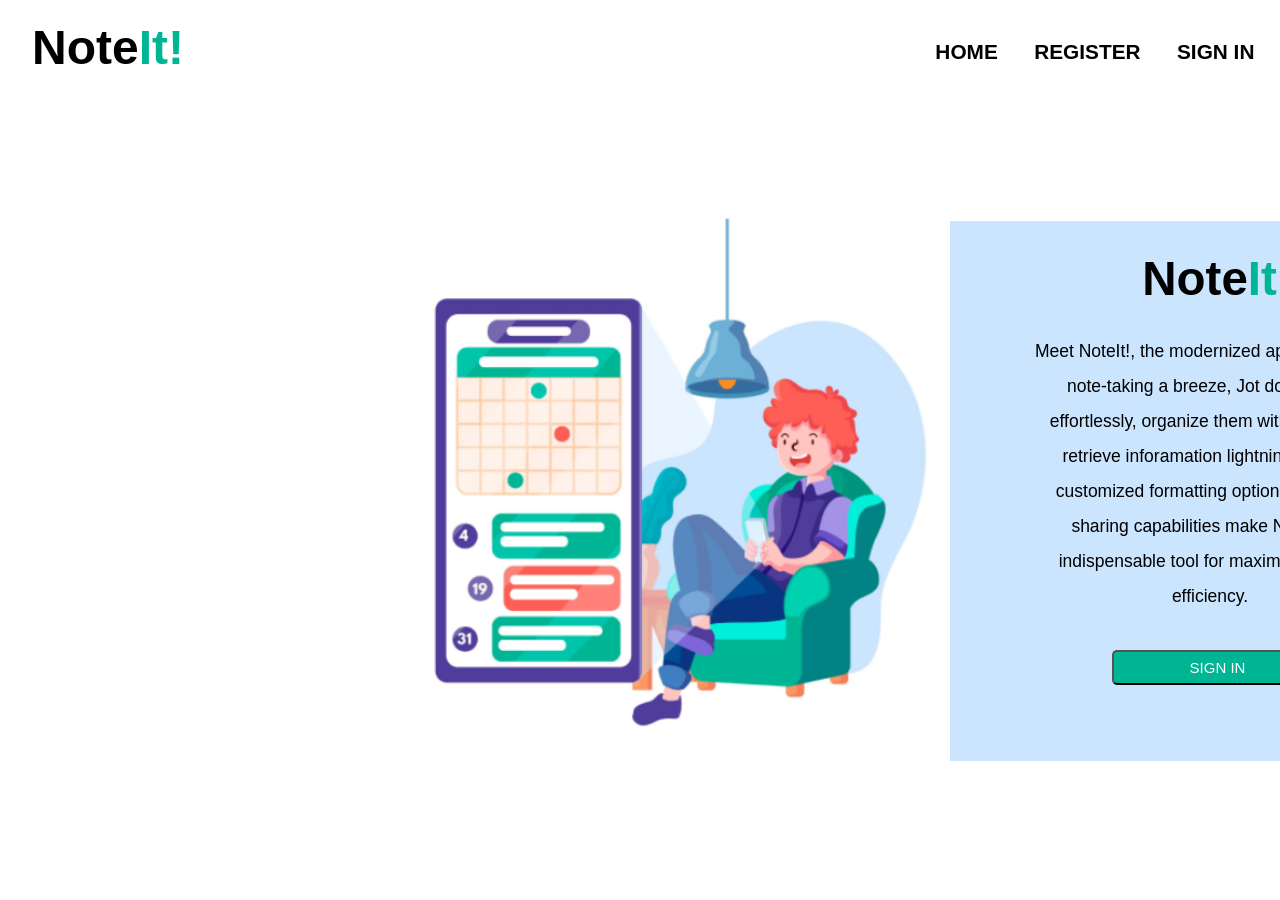
<file: index.html>
<!DOCTYPE html>
<html lang="en">
<head>
    <meta charset="UTF-8">
    <meta name="viewport" content="width=device-width, initial-scale=1.0">
    <title>Home</title>
    <link rel="stylesheet" href="home.css">
    <link href="https://fonts.googleapis.com/css?family=Poppins" rel="stylesheet">
</head>
<body>

    
    
        <div class="wrapper">

           <div class="nav-container">
            <header class="header">
                <h2>Note<span>It!</span></h2>
            
                <nav class="navbar">
                    <a href="index.html" style="text-decoration: none;">HOME</a>
                    <a href="register.html" style="text-decoration: none;">REGISTER</a>
                    <a href="signin.html" style="text-decoration: none;">SIGN IN</a>
                  </nav>
            </header>

            <div class="image">
                <img src="img/pic.png" alt="Picture">
             </div>

        </div>

        <div class="text-container">

            <div class="text">
                <h1>Note<span>It!</span></h1>
                <p>Meet NoteIt!, the modernized app that makes</p><br>
                <p>note-taking a breeze, Jot down ideas</p><br>
                <p>effortlessly, organize them with ease, and</p><br>
                <p>retrieve inforamation lightning-fast. It's</p><br>
                <p>customized formatting options and ideal</p><br>
                <p>sharing capabilities make NoteIt! an</p><br>
                <p>indispensable tool for maximazing your</p><br>
                <p>efficiency.</p><br><br>
                
                <a href="signin.html"><button type="submit" class="btn">SIGN IN</a>
                </button>      

                </div>
            
        </div>
        
    </div>
    
</body>
</html>
</file>
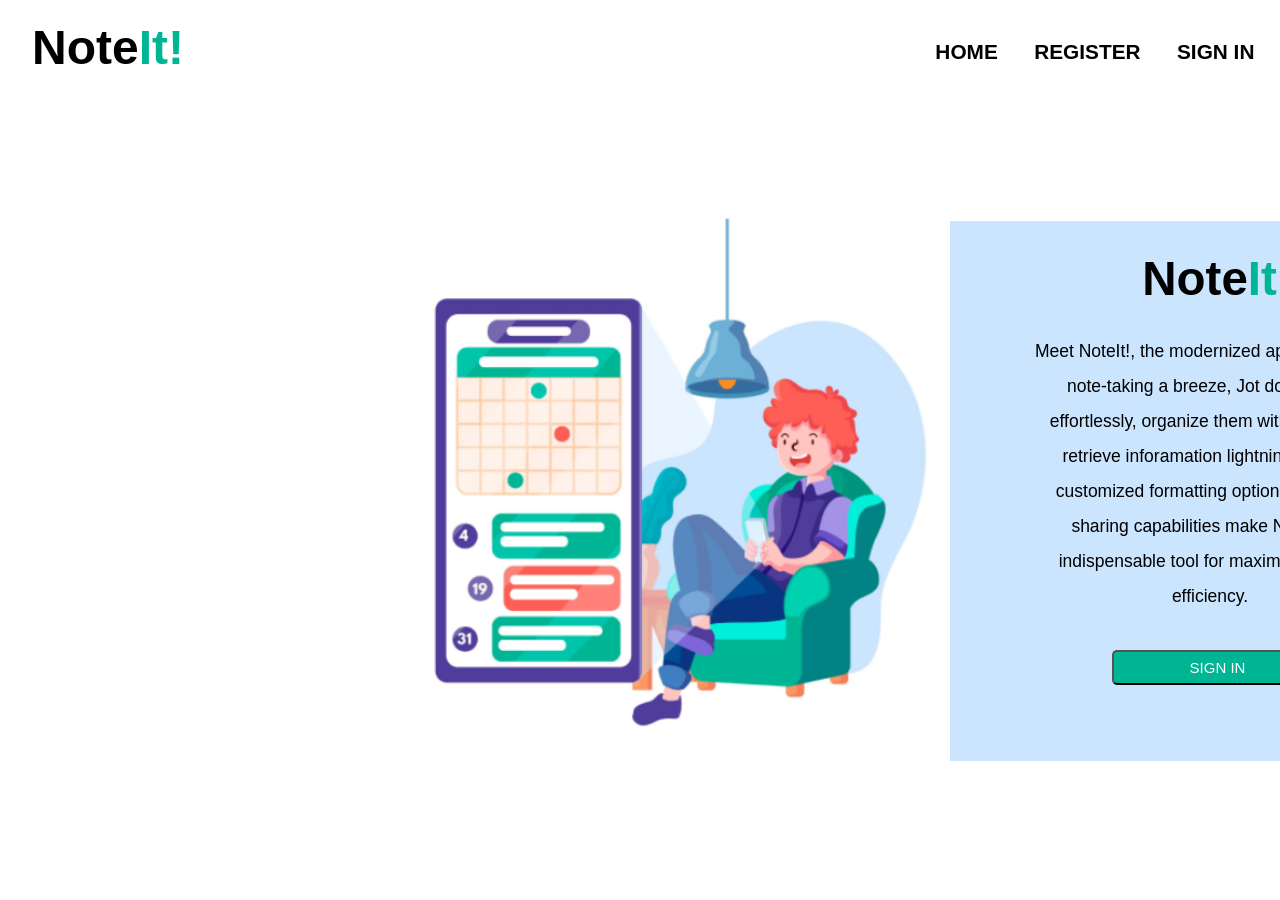
<file: home.html>
<!DOCTYPE html>
<html lang="en">
<head>
    <meta charset="UTF-8">
    <meta name="viewport" content="width=device-width, initial-scale=1.0">
    <title>Home</title>
    <link rel="stylesheet" href="home.css">
    <link href="https://fonts.googleapis.com/css?family=Poppins" rel="stylesheet">
</head>
<body>

    
    
        <div class="wrapper">

           <div class="nav-container">
            <header class="header">
                <h2>Note<span>It!</span></h2>
            
                <nav class="navbar">
                    <a href="home.html" style="text-decoration: none;">HOME</a>
                    <a href="register.html" style="text-decoration: none;">REGISTER</a>
                    <a href="signin.html" style="text-decoration: none;">SIGN IN</a>
                  </nav>
            </header>

            <div class="image">
                <img src="img/pic.png" alt="Picture">
             </div>

        </div>

        <div class="text-container">

            <div class="text">
                <h1>Note<span>It!</span></h1>
                <p>Meet NoteIt!, the modernized app that makes</p><br>
                <p>note-taking a breeze, Jot down ideas</p><br>
                <p>effortlessly, organize them with ease, and</p><br>
                <p>retrieve inforamation lightning-fast. It's</p><br>
                <p>customized formatting options and ideal</p><br>
                <p>sharing capabilities make NoteIt! an</p><br>
                <p>indispensable tool for maximazing your</p><br>
                <p>efficiency.</p><br><br>
                
                <a href="signin.html"><button type="submit" class="btn">SIGN IN</a>
                </button>      

                </div>
            
        </div>
        
    </div>
    
</body>
</html>
</file>
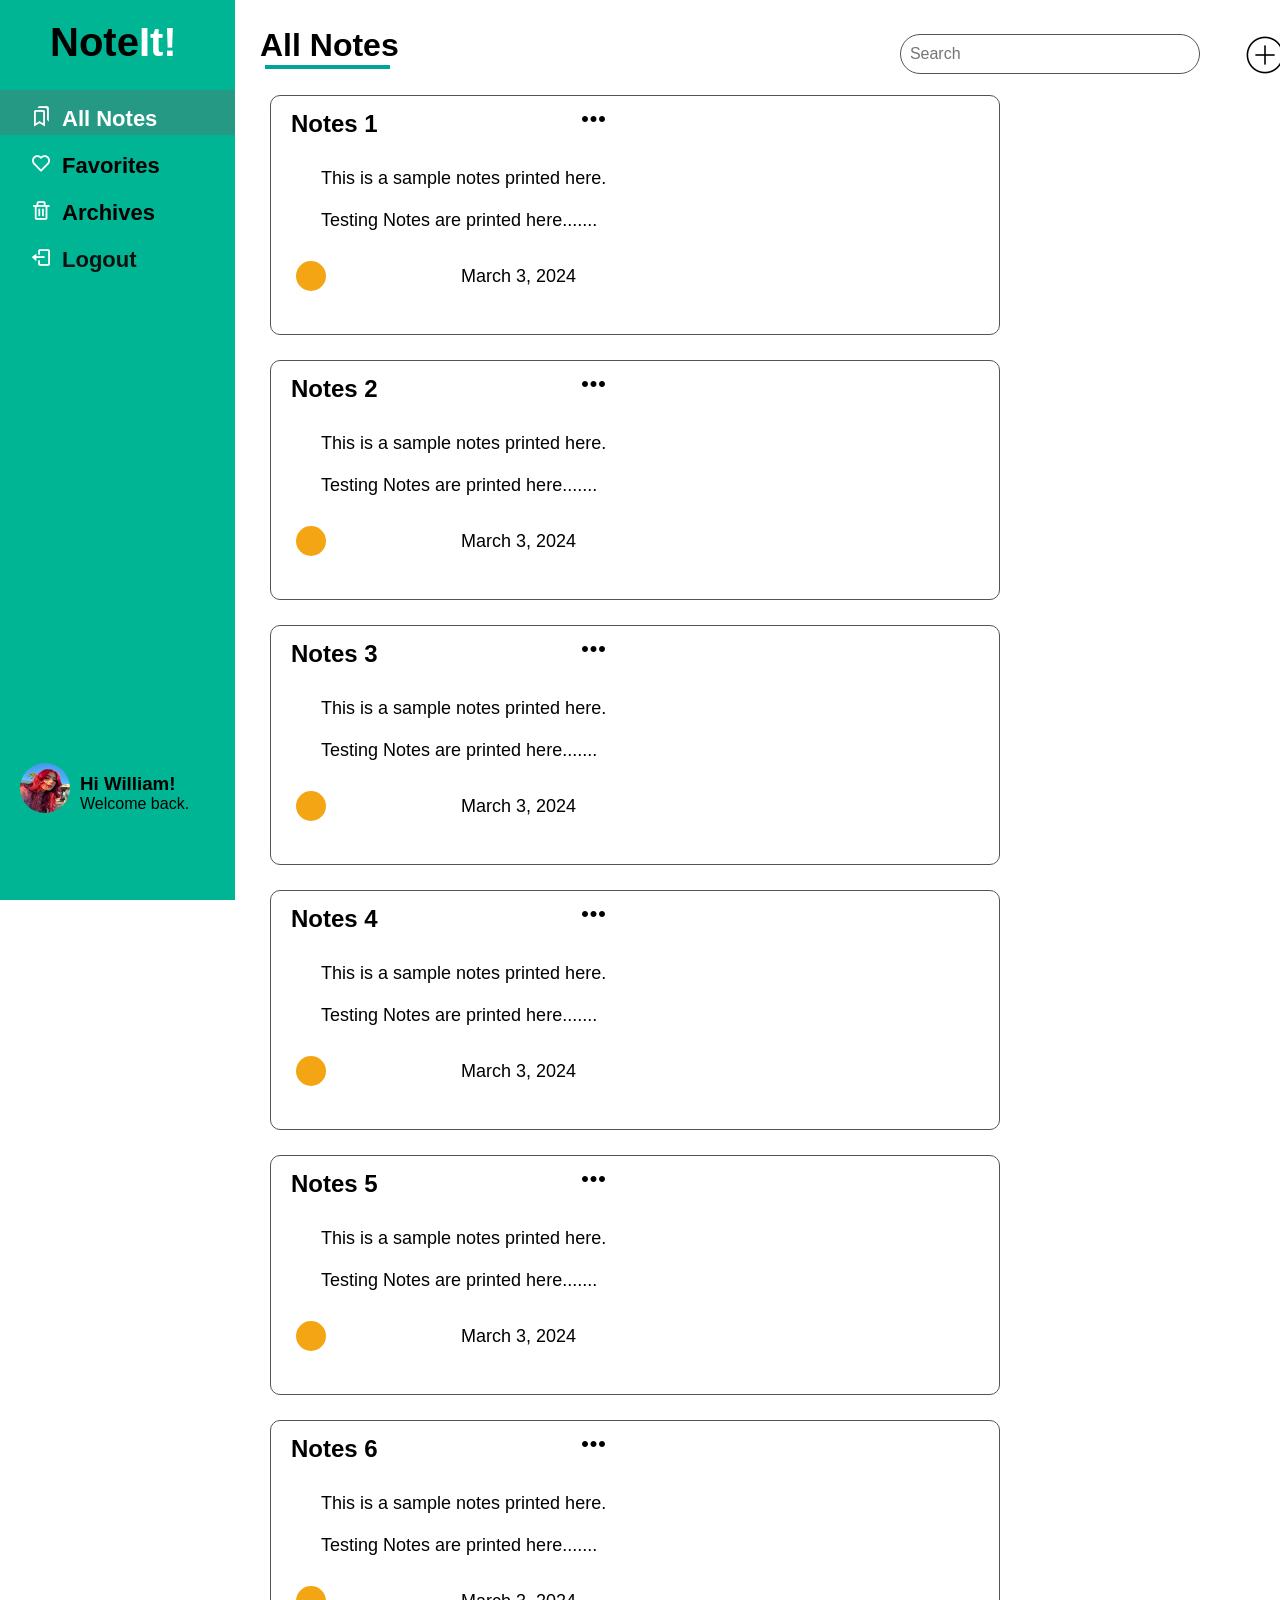
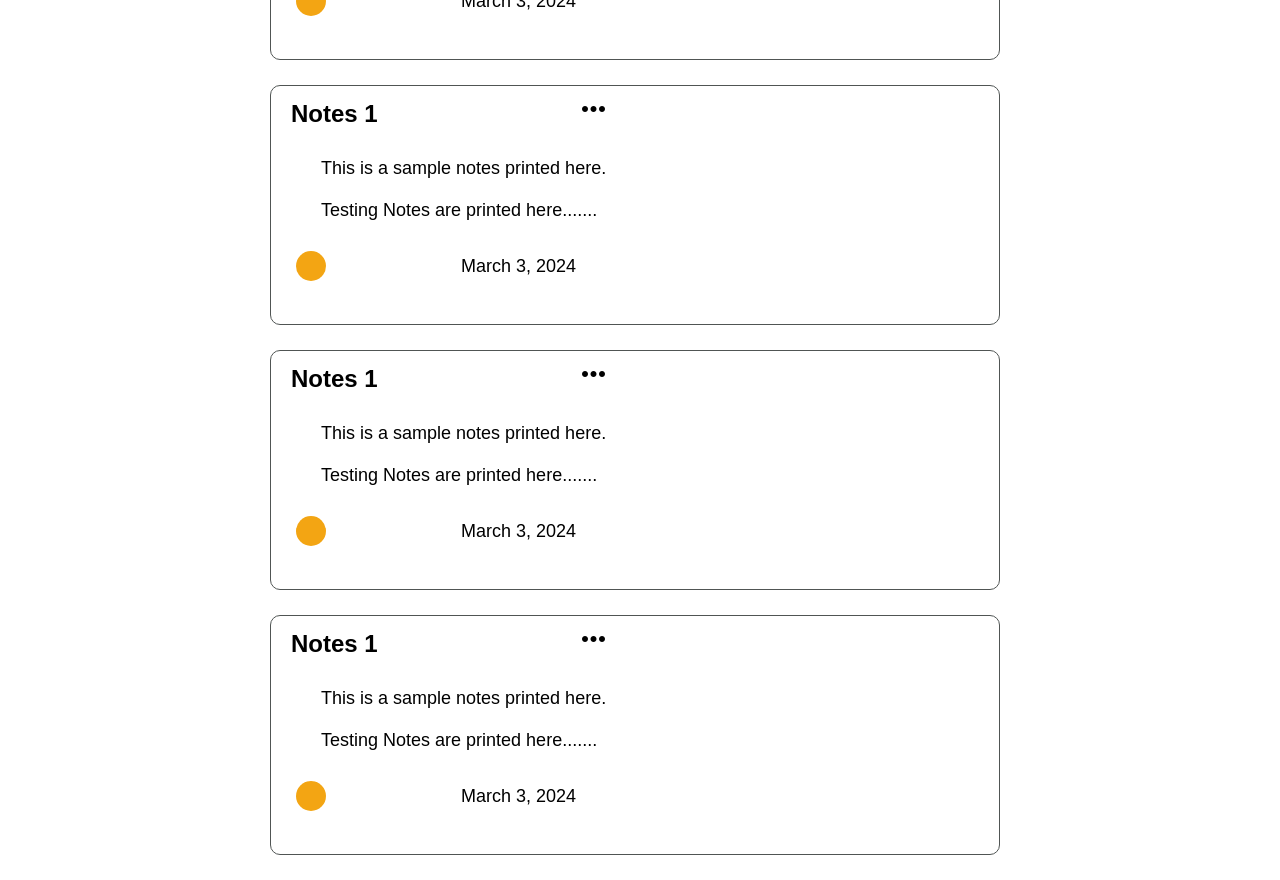
<file: notes.html>
<!DOCTYPE html>
<html lang="en">
<head>
    <meta charset="UTF-8">
    <meta name="viewport" content="width=device-width, initial-scale=1.0">
    <title>Notes</title>
    <link rel="stylesheet" href="notes.css">

    <link rel="preconnect" href="https://fonts.googleapis.com">

<link
    href="https://unpkg.com/boxicons@2.1.4/css/boxicons.min.css"
    rel="stylesheet"/>
    
</head>
<body>

  <div class="wrapper">

    <header class="header">
      <h1>All Notes</h1>
      <div class="line"></div>
      <div class="search-input">
        <input type="text" placeholder="  Search" />
      </div>
      <img src="img/icons8-plus-40.png" id="plus" />
      <h2>Add Notes</h2>
    </header>
        

  <div class="note">
      <h2>Note<span>It!</span></h2>
      <div class="bg"></div>
      <ul>
        <li><i class="bx bx-bookmarks"></i><span>All Notes</span></li>
        <li><i class="bx bx-heart"></i>Favorites</li>
        <li><i class="bx bx-trash"></i>Archives</li>
        <li>
          <a href="index.html"><i class="bx bx-log-out"></i>Logout</a>
        </li>
      </ul>
      <div class="user">
        <img src="img/profile.jpg" id="image2" />
        <h3>Hi William!</h3>
        <p>Welcome back.</p>
      </div>
    </div>

  <div class="container">

          <div class="note-container">

          <div class="upper-container">
                 <img src="img/icons8-ellipsis-25.png" id="el" />
                  <h2>Notes 1</h2>
                  <p>This is a sample notes printed here. <br> <br> Testing Notes are printed
                      here.......</p>

                  <div class="foot">    
                  <div class="circle2"></div>
                      <p> March 3, 2024</p>
                  </div>

                  </div>

                  <div class="upper-container">
                  <img src="img/icons8-ellipsis-25.png" id="el" />
                  <h2>Notes 2</h2>
                  <p>This is a sample notes printed here. <br> <br> Testing Notes are printed
                  here.......</p>
  
                  <div class="foot">    
                  <div class="circle2"></div>
                  <p> March 3, 2024</p>
                  </div>
  
                   </div>

                  <div class="upper-container">
                  <img src="img/icons8-ellipsis-25.png" id="el" />
                  <h2>Notes 3</h2>
                  <p>This is a sample notes printed here. <br> <br> Testing Notes are printed
                  here.......</p>
      
                  <div class="foot">    
                  <div class="circle2"></div>
                  <p> March 3, 2024</p>
                   </div>
      
                  </div>

                  <div class="upper-container">
                  <img src="img/icons8-ellipsis-25.png" id="el" />
                  <h2>Notes 4</h2>
                  <p>This is a sample notes printed here. <br> <br> Testing Notes are printed
                  here.......</p>
          
                  <div class="foot">    
                  <div class="circle2"></div>
                  <p> March 3, 2024</p>
                  </div>
          
                  </div>
            
                  <div class="upper-container">
                  <img src="img/icons8-ellipsis-25.png" id="el" />
                  <h2>Notes 5</h2>
                  <p>This is a sample notes printed here. <br> <br> Testing Notes are printed
                  here.......</p>
              
                  <div class="foot">    
                  <div class="circle2"></div>
                  <p> March 3, 2024</p>
                  </div>
              
                  </div>

                  <div class="upper-container">
                  <img src="img/icons8-ellipsis-25.png" id="el" />
                  <h2>Notes 6</h2>
                  <p>This is a sample notes printed here. <br> <br> Testing Notes are printed
                  here.......</p>
                  
                  <div class="foot">    
                  <div class="circle2"></div>
                  <p> March 3, 2024</p>
                  </div>
                  
                  </div>

            
                  <div class="upper-container">
                  <img src="img/icons8-ellipsis-25.png" id="el" />
                  <h2>Notes 1</h2>
                  <p>This is a sample notes printed here. <br> <br> Testing Notes are printed
                  here.......</p>
                      
                  <div class="foot">    
                  <div class="circle2"></div>
                  <p> March 3, 2024</p>
                  </div>
                      
                  </div>
               
                   <div class="upper-container">
                  <img src="img/icons8-ellipsis-25.png" id="el" />
                  <h2>Notes 1</h2>
                  <p>This is a sample notes printed here. <br> <br> Testing Notes are printed
                  here.......</p>
                          
                  <div class="foot">    
                  <div class="circle2"></div>
                  <p> March 3, 2024</p>
                  </div>
                          
                  </div>
                
                 <div class="upper-container">
                   <img src="img/icons8-ellipsis-25.png" id="el" />
                  <h2>Notes 1</h2>
                  <p>This is a sample notes printed here. <br> <br> Testing Notes are printed
                  here.......</p>
                              
                  <div class="foot">    
                  <div class="circle2"></div>
                  <p> March 3, 2024</p>
                  </div>
                              
   </div>

        

         </div>
          </div>



  </div>

   
    
</body>
</html>
</file>
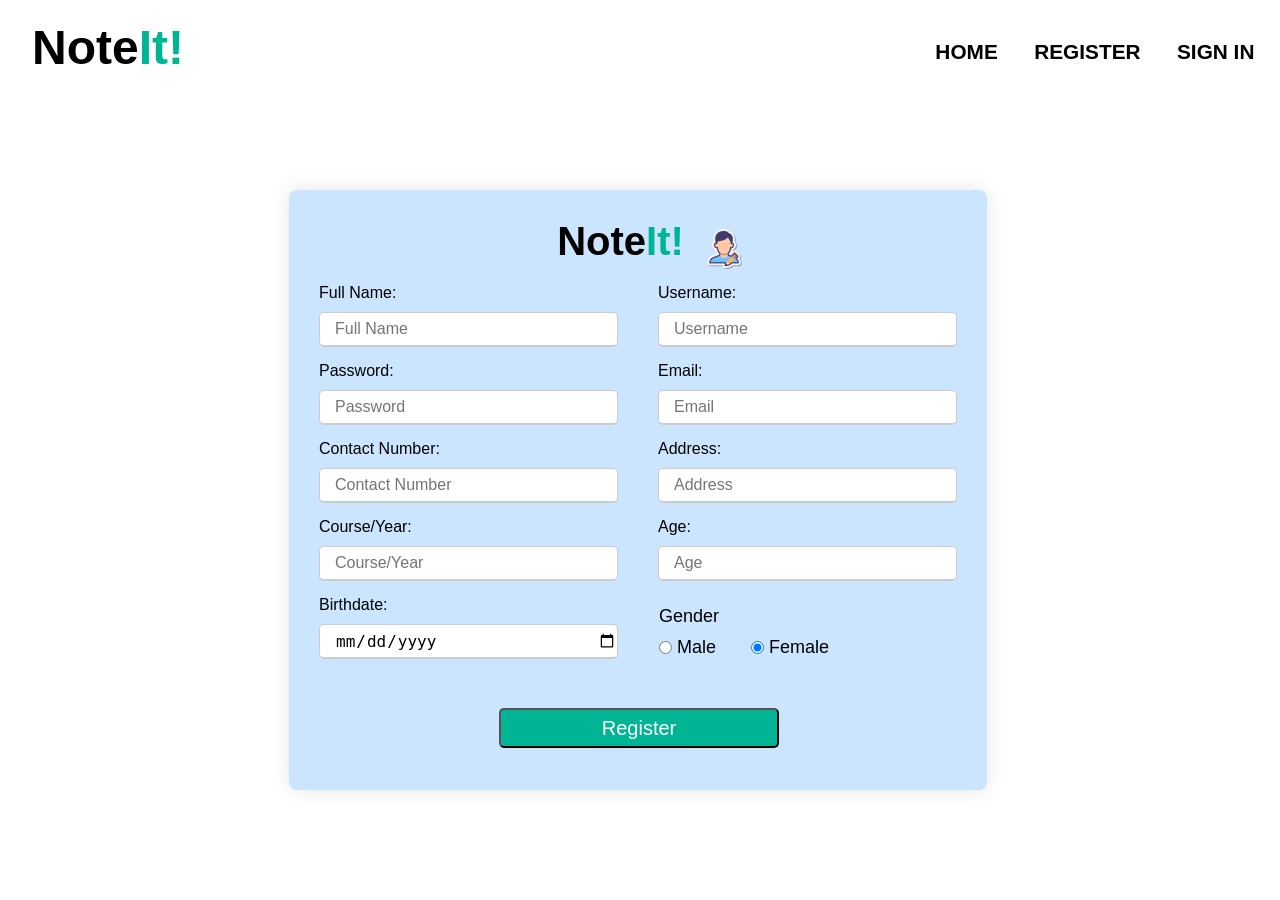
<file: register.html>
<!DOCTYPE html>
<html lang="en">
  <head>
    <meta charset="UTF-8" />
    <meta name="viewport" content="width=device-width, initial-scale=1.0" />
    <title>Register</title>
    <link rel="stylesheet" href="register.css" />

    
  </head>
  <body>

   

      <div class="nav-container">

        <header class="header">
            <h2>Note<span>It!</span></h2>
        
            <nav class="navbar">
                <a href="index.html" style="text-decoration: none;">HOME</a>
                <a href="register.html" style="text-decoration: none;">REGISTER</a>
                <a href="signin.html" style="text-decoration: none;">SIGN IN</a>
              </nav>
        </header>

  
      <div class="main-container">
        <img src="img/icons8-registration-40.png" id="reg" />
        <header>Note<span>It!</span></header>

        <form action="#" class="form">

       <div class="user-details">
        <div class="input-box">
          <span class="details">Full Name:</span>
          <input type="text" placeholder="Full Name"required/>
         </div>

         <div class="input-box">
          <span class="details">Username:</span>
          <input type="text" placeholder="Username"required/>
         </div>

         <div class="input-box">
          <span class="details">Password:</span>
          <input type="text" placeholder="Password"required/>
         </div>

         <div class="input-box">
          <span class="details">Email:</span>
          <input type="text" placeholder="Email"required/>
         </div>

         <div class="input-box">
          <span class="details">Contact Number:</span>
          <input type="text" placeholder="Contact Number"required/>
         </div>

         <div class="input-box">
          <span class="details">Address:</span>
          <input type="text" placeholder="Address"required/>
         </div>

         <div class="input-box">
          <span class="details">Course/Year:</span>
          <input type="text" placeholder="Course/Year"required/>
         </div>

         <div class="input-box">
          <span class="details">Age:</span>
          <input type="text" placeholder="Age"required/>
         </div>

         <div class="input-box">
          <span class="details">Birthdate:</span>
          <input type="date" id="bdate" name="bdate"/>
         </div>


       </div>

       <div class="gender-box">
        <p>Gender</p>

        <div class="gender-option">
          <div class="gender">
            <input type="radio" id="check" name="gender" checked/>
            <label for="check">Male</label>
          </div>
          <div class="gender">
            <input type="radio" id="check" name="gender" checked/>
            <label for="check">Female</label>
          </div>
        </div>

       </div>

       
       <div class="reg">
       <a href="signin.html"><button type="submit" class="btn">Register</a>
       </button> 
      </div>

      

     </form>
      

    
    
    </div>

    </div>

   
  </body>
</html>
</file>
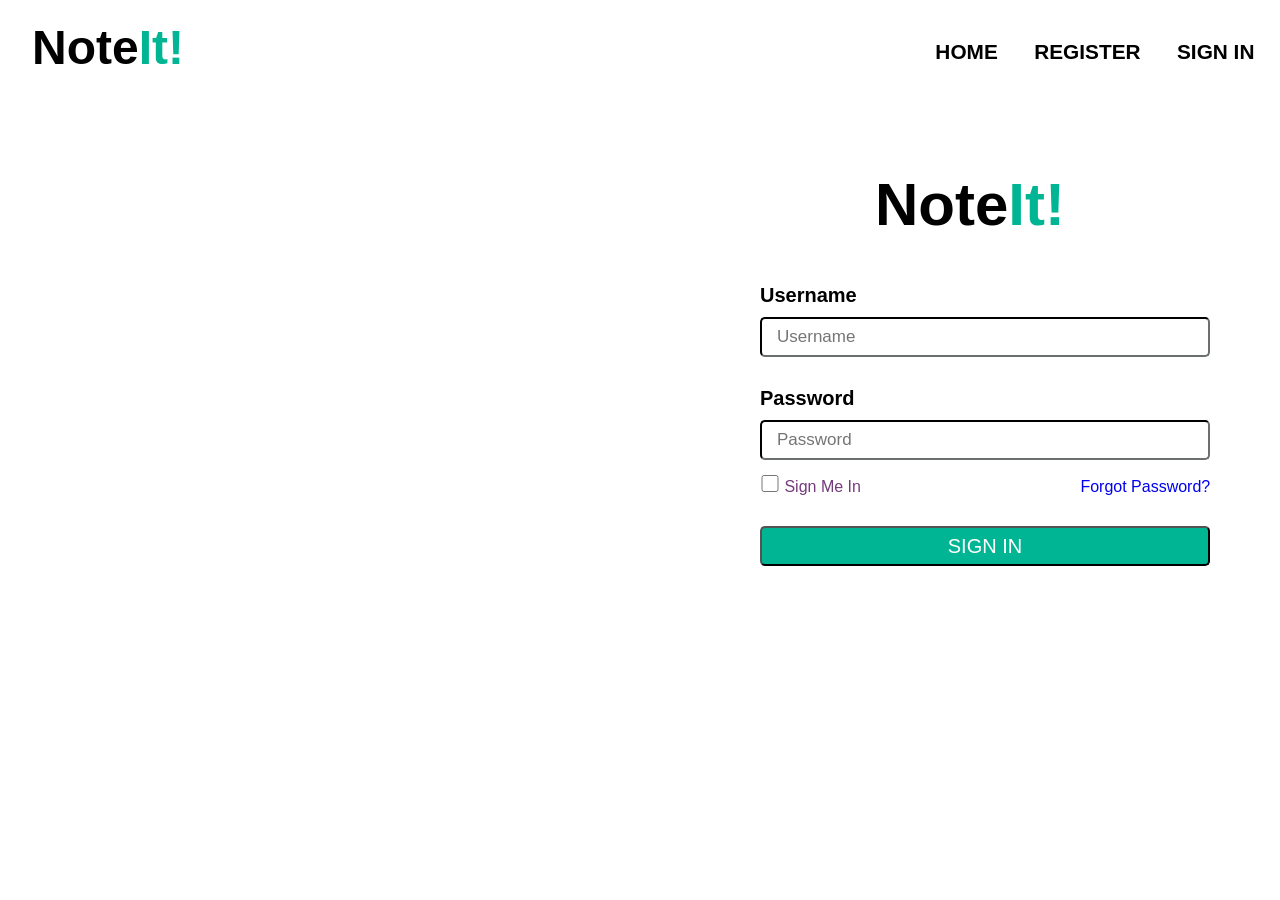
<file: signin.html>
<!DOCTYPE html>
<html lang="en">
<head>
    <meta charset="UTF-8">
    <meta name="viewport" content="width=device-width, initial-scale=1.0">
    <title>Sign In</title>
    <link rel="stylesheet" href="signin.css">
</head>
<body>

    <div class="wrapper">

        <div class="main-container">

            <div class="nav-container">
                <header class="header">
                    <h2>Note<span>It!</span></h2>
                
                    <nav class="navbar">
                        <a href="index.html" style="text-decoration: none;">HOME</a>
                        <a href="register.html" style="text-decoration: none;">REGISTER</a>
                        <a href="signin.html" style="text-decoration: none;">SIGN IN</a>
                      </nav>
                      
                </header>
        
            </div>
        
            <form action="">
                <h1>Note<span>It!</span></h1>
                <div class="input-box">
                    <h3>Username</h3>
                   <input type="text" placeholder="Username" required />
                </div>
        
                <div class="input-box">
                    <h3>Password</h3>
                    <input type="text" placeholder="Password" required />
                 </div>
        
                <div class="remember-forgot">
                  <label><input type="checkbox"/> Sign Me In</label>
                  <a href="#">Forgot Password?</a>
                </div>
                
                <a href="notes.html"><button type="submit" class="btn">SIGN IN</a>
                </button>      
            </form>
        
         </div>
        
        </div>

        
    </div>
   

</body>
</html>
</file>
<file: home.css>
* {
  margin: 0;
  padding: 0;
  box-sizing: border-box;
  scroll-behavior: smooth;
}

:root {
  --hover-color: #733c7a;
  --bg-color: #cbe5fe;
  --button-color: #00b594;
  --text-color: #242726ab;
  --white-color: #ffff;
}

body {
  height: 100vh;
  display: flex;
  justify-content: center;
  align-items: center;
  font-family: Roboto, sans-serif;
  background-color: rgba(255, 255, 255, 255);
}

span {
  color: #00b594;
}

h1 {
  margin-top: 30px;
  margin-bottom: 35px;
  font-size: 380%;
  font-weight: 850;
}

.wrapper {
  width: 100%;
 
}

.header {
  position: fixed;
  width: 100%;
  top: 0;
  left: 0;
  padding: 2.5rem 2%;
  padding-left: 2.5%;
  display: flex;
  justify-content: space-between;
  align-items: left;
  z-index: 100;
}

.header h2 {
  font-size: 300%;
  font-weight: 850;
  margin-top: -20px;
}

.navbar {
  padding-right: -100px;
  color: var(--text-color);
}

.navbar a {
  font-size: 1.3rem;
  margin-left: 2rem;
  font-weight: 200;
  transition: 0.3 ease;
  color: black;
  font-weight: 650;
  padding-top: 50px;
}

.navbar a:hover {
  border-bottom: 3px solid var(--hover-color);
  color: var(--hover-color);
}

.text-container {
  justify-content: center;
  background-color: var(--bg-color);
  display: flex;
  width: 510px;
  height: 540px;
  margin-top: -530px;
  margin-left: 950px;
}

.text {
  text-align: center;
  justify-content: center;
  margin-left: 25px;
  font-size: 12.5px;
  padding-bottom: 10px;
  margin-bottom: 10px;
}

p {
  font-size: 17.5px;
  text-align: center;
  margin-right: 15px;
}

.btn {
  position: absolute;
  width: 210px;
  height: 35px;
  background-color: var(--button-color);
  border-radius: 5px;
  color: white;
  font-size: 15px;
  margin-top: 15px;
  margin-left: -105px;
}

.btn a {
  text-decoration: none;
  color: var(--white-color);
  font-weight: 500;
}

.image img {
  padding-top: 50px;
  width: 550px;
  margin-left: 395px;
  
}

@media only screen and (max-width: 500px){
.wrapper {
  width: 100%;
  height: 100vh;
  margin-bottom: 50px;
}

body {
  padding: 20px;
}
  
.header h2 {
  font-size: 220%;
  font-weight: 850;
  margin-top: -20px;
  margin-left: .5px;
  position: sticky;  
  top: 0;
}

.navbar a {
  font-size: 1rem;
  margin-left: 1rem;
  font-weight: 200;
  font-weight: 650;
  padding-top: 30px;
  margin-right: 10px;
  position: sticky;  
  top: 0;
}


.text-container {
  width: 450px;
  margin-top: 20px;
  height: 55%;
  margin-left: -5px;
  margin-bottom: 50px;
}


.text {
  margin-left: 25px;
  font-size: 12.5px;
  margin-bottom: 5px;
}


h1 {
  margin-top: 20px;
  font-size: 330%;
  font-weight: 850;
}


.header {
  backdrop-filter: blur(5px);
  
}


p {
  font-size: 14px;
  text-align: center;
  margin-right: 15px;
}



.btn {
  width: 210px;
  height: 30px;
  font-size: 14px;
  margin-top: -5px;
  margin-left: -115px;
  margin-bottom: 50px;
}

.btn a {
  text-decoration: none;
  color: var(--white-color);
  font-weight: 450;
}


.image img {
  margin-top: 30px;
  width: 350px;
  margin-left: 50px;
  
}

  
}
</file>
<file: notes.css>
* {
  margin: 0;
  padding: 0;
  box-sizing: border-box;
  scroll-behavior: smooth;
}

:root {
  --settings-color: #00b594;
  --line-color: #00a49c;
  --options-color: #259984;
  --border-color: #505554;
  --white-color: #ffff;
  --circle-2: #f3a513;
  --logout-color: #111110;
}

body {
  font-family: Roboto, sans-serif;
  padding: 0 235px 0 250px;
  overflow-x: hidden;
}

.wrapper{
  width: 100%;
}

/* .container {
  width: 100%;
  height: 100;
  margin: 0 auto;
  position: relative;
  background-color: black;
} */

.note-container {
  width: 100%;
  position: relative;
  display: flex;
  flex-wrap: wrap;
  justify-content: flex-start;
  cursor: pointer;
  margin-top: -15px;
}

.note {
  width: 235px;
  background-color: var(--settings-color);
  position: fixed;
  left: 0;
  top: 0;
  bottom: 0;
  z-index: 1;
}

ul {
  display: table;
  list-style: none;
  text-decoration: none;
  font-weight: bolder;
  font-size: 22px;
  margin-bottom: 10px;
}

ul li {
  margin-top: 15px;
  margin-left: 30px;
  margin-right: 5px;
  margin-bottom: 20px;
}

a {
  text-decoration: none;
  color: var(--logout-color);
}

.note h2 {
  padding-top: 20px;
  padding-left: 50px;
  padding-bottom: 25px;
  font-weight: 550px;
  font-size: 250%;
}

span {
  color: var(--white-color);
}

ul i {
  margin-right: 10px;
  color: var(--white-color);
}

.user {
  padding-left: 10px;
  width: 100%;
  height: 70px;
  bottom: -550px;
  position: relative;
  margin-top: -80px;
}

h3,
p {
  margin-left: 70px;
}

#image2 {
  width: 50px;
  height: 50px;
  border-radius: 50%;
  position: absolute;
  margin-left: 10px;
  margin-top: -10px;
}

hr {
  width: 100px;
  text-align: left;
  position: absolute;
}

.bg {
  width: 100%;
  position: absolute;
  height: 45px;
  z-index: -1;
  background-color: var(--options-color);
}

.line {
  background-color: var(--line-color);
  height: 4px;
  width: 125px;
  margin-top: 38px;
  margin-left: -245px;
  margin-bottom: 20px;
  position: fixed;
}

header {
  width: 90vw;
  height: 60px;
  display: flex;
  justify-content: space-between;
  padding-left: 260px;
  padding-right: 100px;
  padding-top: 27px;
  position: relative;
  margin-bottom: 50px;
}

header h2 {
  margin-top: 13px;
  margin-right: 455px;
}

header h1 {
  margin-left: -250px;
  position: fixed;
}

.search-input {
  margin-bottom: 20px;
  margin-right: 100px;
  margin-left: -20px;
}

.search-input input {
  height: 40px;
  margin-top: 7px;
  margin-left: 410px;
  width: 300px;
  border: 1px solid var(--border-color);
  border-radius: 30px;
  font-size: 16px;
}

#plus {
  position: absolute;
  margin-left: 735px;
  margin-top: 8px;
}

#el {
  margin-left: 310px;
  margin-top: 10px;
}

.upper-container {
  /* width: 240px; */
  flex-grow: 1;
  background-color: var(--white-color);
  height: 240px;
  border-radius: 10px;
  position: relative;
  border: 1px solid var(--border-color);
  margin-right: 45px;
  margin-bottom: 25px;
  margin-left: 20px;
}

.upper-container h2 {
  margin-left: 20px;
  margin-top: -25px;
  margin-bottom: 15px;
}

.upper-container p {
  margin-left: 50px;
  margin-right: 10px;
  margin-top: 30px;
  font-size: 18px;
}

.foot p {
  margin-left: 190px;
  margin-top: -25px;
}

.circle2 {
  display: block;
  border-radius: 50%;
  width: 30px;
  height: 30px;
  margin-top: 30px;
  margin-left: 25px;
  background-color: var(--circle-2);
}




@media only screen and (max-width: 500px) {
  .wrapper {
    width: 100%;
    height: 100vh;
  }

  .main-container {
    flex-direction: column;
  }

  body {
    padding: 20px;
  }


.search-input input {
  height: 25px;
  margin-top: -15px;
  margin-left: 65px;
  width: 120px;
  border: 1px solid var(--border-color);
  border-radius: 30px;
  font-size: 10px;
  position: fixed;
}

  
header h1 {
  margin-left: -105px;
  margin-top: -20px;
  font-size: 22px;
  position: fixed;
}

 .header{
  position: sticky;  
  top: 0;
}


.line {
  height: 3.5px;
  width: 95px;
  margin-top: 10px;
  margin-left: -95px;
  margin-bottom: 20px;
  
}

  
ul {
  text-decoration: none;
  font-weight: bolder;
  font-size: 16px;
  margin-bottom: 5px;
}

ul li {
  margin-top: 15px;
  margin-left: 30px;
  margin-right: 5px;
  margin-bottom: 10px;
}


.note {
  width: 155px;
  background-color: var(--settings-color);
  position: fixed;
  left: 0;
  top: 0;
  bottom: 0;
  z-index: 1;
}

.user h3{
  margin-top: -170px;
  font-size: 15px;
  margin-left: 55px;
}

.user p{
  font-size: 12px;
  margin-right: 5px;
  margin-left: 55px;
}

.note h2 {
  padding-top: 20px;
  padding-left: 25px;
  padding-bottom: 25px;
  font-weight: 550px;
  font-size: 220%;
}


#image2 {
  width: 40px;
  height: 40px;
  border-radius: 50%;
  position: absolute;
  margin-left: 10px;
  margin-top: -10px;
}



#plus {
  position: absolute;
  margin-left: 90px;
  margin-top: 25px;
  width: 25px;
  position: fixed;
  
}


header h2 {
  margin-top: 25px;
  font-size: 15px;
  margin-left: 125px;
  position: fixed;
}


.upper-container {
  width: 270px;
  flex-grow: 1;
  height: 230px;
  margin-bottom: 25px;
  margin-left: 170px;
}


.upper-container h2 {
  margin-left: 20px;
  margin-top: -25px;
  font-size: 20px;
  margin-bottom: 15px;
}


.upper-container p {
  margin-left: 40px;
  margin-right: 10px;
  margin-top: 30px;
  font-size: 15px;
}


.circle2 {
  width: 25px;
  height: 25px;
  margin-top: 30px;
  margin-left: 25px;
}


.foot p {
  margin-left: 135px;
  margin-top: -20px;
}


#el {
  margin-left: 225px;
  margin-top: 10px;
  margin-right: 10px;
}





}
</file>
<file: register.css>
* {
  margin: 0;
  padding: 0;
  box-sizing: border-box;
  scroll-behavior: smooth;
}

:root {
  --hover-color: #733c7a;
  --button-color: #00b594;
  --bg-color: #cbe5fe;
  --white-color: #ffff;
}

header span {
  color: #00b594;
}

body {
  height: 100vh;
  display: flex;
  justify-content: center;
  align-items: center;
  font-family: Roboto, sans-serif;
  padding: 20px;
}

.wrapper{
  width: 100%;
}

.header {
  position: fixed;
  width: 100%;
  top: 0;
  left: 0;
  padding: 2.5rem 2%;
  padding-left: 2.5%;
  display: flex;
  justify-content: space-between;
  align-items: left;
  z-index: 100;
}

.header h2 {
  font-size: 300%;
  font-weight: 850;
  margin-top: -20px;
}

.navbar {
  padding-right: -100px;
  color: var(--text-color);
}

.navbar a {
  font-size: 1.3rem;
  margin-left: 2rem;
  font-weight: 200;
  transition: 0.3 ease;
  color: black;
  font-weight: 650;
  padding-top: 30px;
}

.navbar a:hover {
  border-bottom: 3px solid var(--hover-color);
  color: var(--hover-color);
}

.main-container {
  margin-left: -2px;
  margin-top: 80px;
  max-width: 700px;
  width: 100%;
  height: 600px;
  background-color: var(--bg-color);
  padding: 25px 30px;
  border-radius: 8px;
  box-shadow: 0 0 20px rgba(0, 0, 0, 0.1);
}


.main-container header {
  font-size: 40px;
  font-weight: 850;
  position: relative;
  margin-bottom: 10px;
  text-align: center;
  align-items: center;
  margin-left: -35px;
  margin-top: -14px;
  font-family: Roboto, sans-serif;
}

.main-container form .user-details {
  display: flex;
  flex-wrap: wrap;
  justify-content: space-between;
  margin: 20px 0 12px 0;
}

.main-container .header span{
  color: #00b594;
}

form .user-details .input-box {
  width: calc(100% / 2 - 20px);
  margin-bottom: 15px;
}

.user-details .input-box details {
  display: block;
  font-weight: 500;
  margin-bottom: 5px;
}

.user-details .input-box input {
  height: 35px;
  width: 100%;
  outline: none;
  border-radius: 5px;
  border: 1px solid #ccc;
  padding-left: 15px;
  font-size: 16px;
  border-bottom-width: 2px;
  transition: all 0.2 smooth;
  margin-top: 10px;
}


.header {
  position: fixed;
  width: 100%;
  top: 0;
  left: 0;
  padding: 2.5rem 2%;
  padding-left: 2.5%;
  display: flex;
  justify-content: space-between;
  align-items: left;
  z-index: 100;
}

.btn {
  position: absolute;
  width: 280px;
  height: 40px;
  background-color: var(--button-color);
  border-radius: 5px;
  color: rgb(34, 28, 28);
  font-size: 20px;
  margin-top: -65px;
  margin-left: 180px;
  margin-top: 50px;
}

.btn a {
  text-decoration: none;
  color: var(--white-color);
  font-weight: 500;
}

form .button input:hover {
  background: var(--hover-color);
}

.form :where(.gender-option, .gender) {
  display: flex;
  align-items: center;
  column-gap: 35px;
  margin-top: 5px;
  font-size: 18px;
}

.form .gender-box p {
  font-size: 18px;
}

.form .gender-box .gender input {
  font-size: 18px;
}

.form .gender-box {
  margin-top: -80px;
  margin-left: 340px;
}
.form :where(.gender input, .gender label) {
  cursor: pointer;
}

.form .gender {
  column-gap: 5px;
  cursor: pointer;
}

#reg {
  margin-left: 385px;
  margin-bottom: -40px;
  margin-top: 10px;
}



@media screen and (max-width: 500px){ 
.navbar a {
  font-size: 1rem;
  margin-left: 1rem;
  font-weight: 200;
  font-weight: 650;
  padding-top: 30px;
  margin-right: 10px;
  position: sticky;  
  top: 0;
}


.header {
  backdrop-filter: blur(5px);
  
}



.user-details .input-box input {
  height: 30px;
  width: 100%;
  padding-left: 15px;
  font-size: 13px;
  margin-top: 4px;
}


.main-container header {
  font-size: 35px;
  font-weight: 850;
  margin-bottom: -10px;
  margin-left: -35px;
  margin-top: -45px;
}

  
.header h2 {
  font-size: 220%;
  font-weight: 850;
  margin-top: -20px;
  position: sticky;  
  top: 0;
}


.main-container {
  width: 460px;
  margin-top: 350px;
  padding-top: 40px;
  height: 800px;
  margin-bottom: 50px;
}


.main-container .reg .btn {
  width: 75%;
  margin-left: 20px;
  margin-top: 10px;
  font-size: 15px;
  height: 35px;
}

#reg {
  width: 40px;
  margin-left: 250px;
  margin-bottom: -5px;
  margin-top: -45px;
}


  form .user-details .input-box {
    margin-bottom: 10px;
    width: 90%;
    margin-left: 20px;
  }

  
.form .gender-box p {
  font-size: 16px;
  margin-top: -5px;
}

.form .gender-box .gender input {
  font-size: 16px;
}

.form .gender-box {
  margin-top: -5px;
  margin-left: 25px;
}


}
</file>
<file: signin.css>
* {
  margin: 0;
  padding: 0;
  box-sizing: border-box;
  scroll-behavior: smooth;
}

:root {
  --hover-color: #733c7a;
  --bg-color: #1a1b1b;
  --button-color: #00b594;
  --white-color: #ffff;
}

.wrapper{
  width: 100%; 
  height: 100vh; 
}

.main-container{
  justify-content: center;
  align-items: center;
}

body {
  justify-content: center;
  align-items: center;
  display: flex;
  padding: 10px;
  height: 100vh;
  font-family: Roboto, sans-serif;
}

span {
  color: #00b594;
}

h1 {
  padding-top: 120px;
  padding-bottom: 30px;
  font-size: 60px;
  font-weight: 850;
  padding-left: 125px;
  margin-left: 740px;
  margin-top: 50px;
}

.input-box {
  padding-top: 15px;
  padding-bottom: 15px;
  margin-left: 750px;
}

.input-box input {
  width: 450px;
  height: 40px;
  border-radius: 5px;
  border-color: var(--bg-color);
}

.remember-forgot a {
  padding-left: 215px;
  text-decoration: none;
}

.remember-forgot input {
  width: 20px;
  height: 17px;
  margin-left: 750px;
}

.remember-forgot {
  color: var(--hover-color);
}

label input {
  height: 17px;
}

.checkbox {
  width: 20px;
  height: 17px;
}

h3 {
  padding-bottom: 10px;
  font-size: 20px;
}

.header {
  position: fixed;
  width: 100%;
  top: 0;
  left: 0;
  padding: 2.5rem 2%;
  padding-left: 2.5%;
  display: flex;
  justify-content: space-between;
  align-items: left;
  z-index: 100;
}

.header h2 {
  font-size: 300%;
  font-weight: 850;
  margin-top: -20px;
  position: sticky;  
  top: 0;
}

.navbar {
  padding-right: -100px;
}


.navbar a {
  font-size: 1.3rem;
  margin-left: 2rem;
  font-weight: 200;
  transition: 0.3 ease;
  color: black;
  font-weight: 650;
  padding-top: 50px;
  margin-top: -25px;
}

.navbar a:hover {
  border-bottom: 3px solid var(--hover-color);
  color: var(--hover-color);
}

.text-container {
  justify-content: center;
  background-color: var(--bg-color);
  display: flex;
  width: 500px;
  height: 560px;
  margin-top: 40px;
  margin-left: 7.5px;
}

.text {
  text-align: center;
  justify-content: center;
  margin-left: 30px;
  font-size: 18px;
  padding-bottom: 10px;
  margin-bottom: 10px;
}

.btn {
  width: 450px;
  height: 40px;
  background-color: var(--button-color);
  border-radius: 5px;
  color: white;
  font-size: 20px;
  margin-top: 30px;
  margin-left: 750px;
}

.btn a {
  text-decoration: none;
  color: var(--white-color);
  font-weight: 500;
}

.input-box input {
  font-size: 17px;
  padding-left: 15px;
}


@media only screen and (max-width: 500px) {
  .wrapper {
    width: 100%;
    height: 100vh;
  }

  .main-container {
    flex-direction: column;
  }

  body {
    padding: 20px;
  }

  
.remember-forgot a {
  padding-left: 30px;
  text-decoration: none;
  margin-left: 190px;
}

.remember-forgot input {
  width: 20px;
  height: 17px;
  margin-left: 1px;
}

.remember-forgot {
  margin-top: 10px;
  
}

label input {
  height: 17px;
}

  

.header h2 {
  font-size: 220%;
  font-weight: 850;
  margin-top: -20px;
  margin-left: -0.5px;
}


.navbar {
  margin-right: 16.6px;
}


.navbar a {
  font-size: 1rem;
  margin-left: 1rem;
  font-weight: 200;
  font-weight: 650;
  padding-top: 30px;
  margin-right: 10px;
}

.remember-forgot .label checkbox{
  margin-left: -100px;

}

.checkbox {
  width: 20px;
  height: 17px;
  margin-left: -160px;
}


.btn {
  width: 100%;
  height: 40px;
  background-color: var(--button-color);
  border-radius: 5px;
  color: white;
  font-size: 20px;
  margin-top: 30px;
  margin-left: 2px;
}


.btn a {
  text-decoration: none;
  color: var(--white-color);
  font-weight: 500;
  font-size: 18px;
}

  h1 {
    font-size: 45px;
    padding-top: 60px;
    padding-bottom: 20px;
    padding-left: 20px;
    margin-left: 120px;
    margin-top: 70px;
  }
  

  .input-box {
    padding-top: 10px;
    padding-bottom: 10px;
    margin-left: 0;
  }

  .input-box input {
    width: 100%;
    height: 40px;
  }

}
</file>
